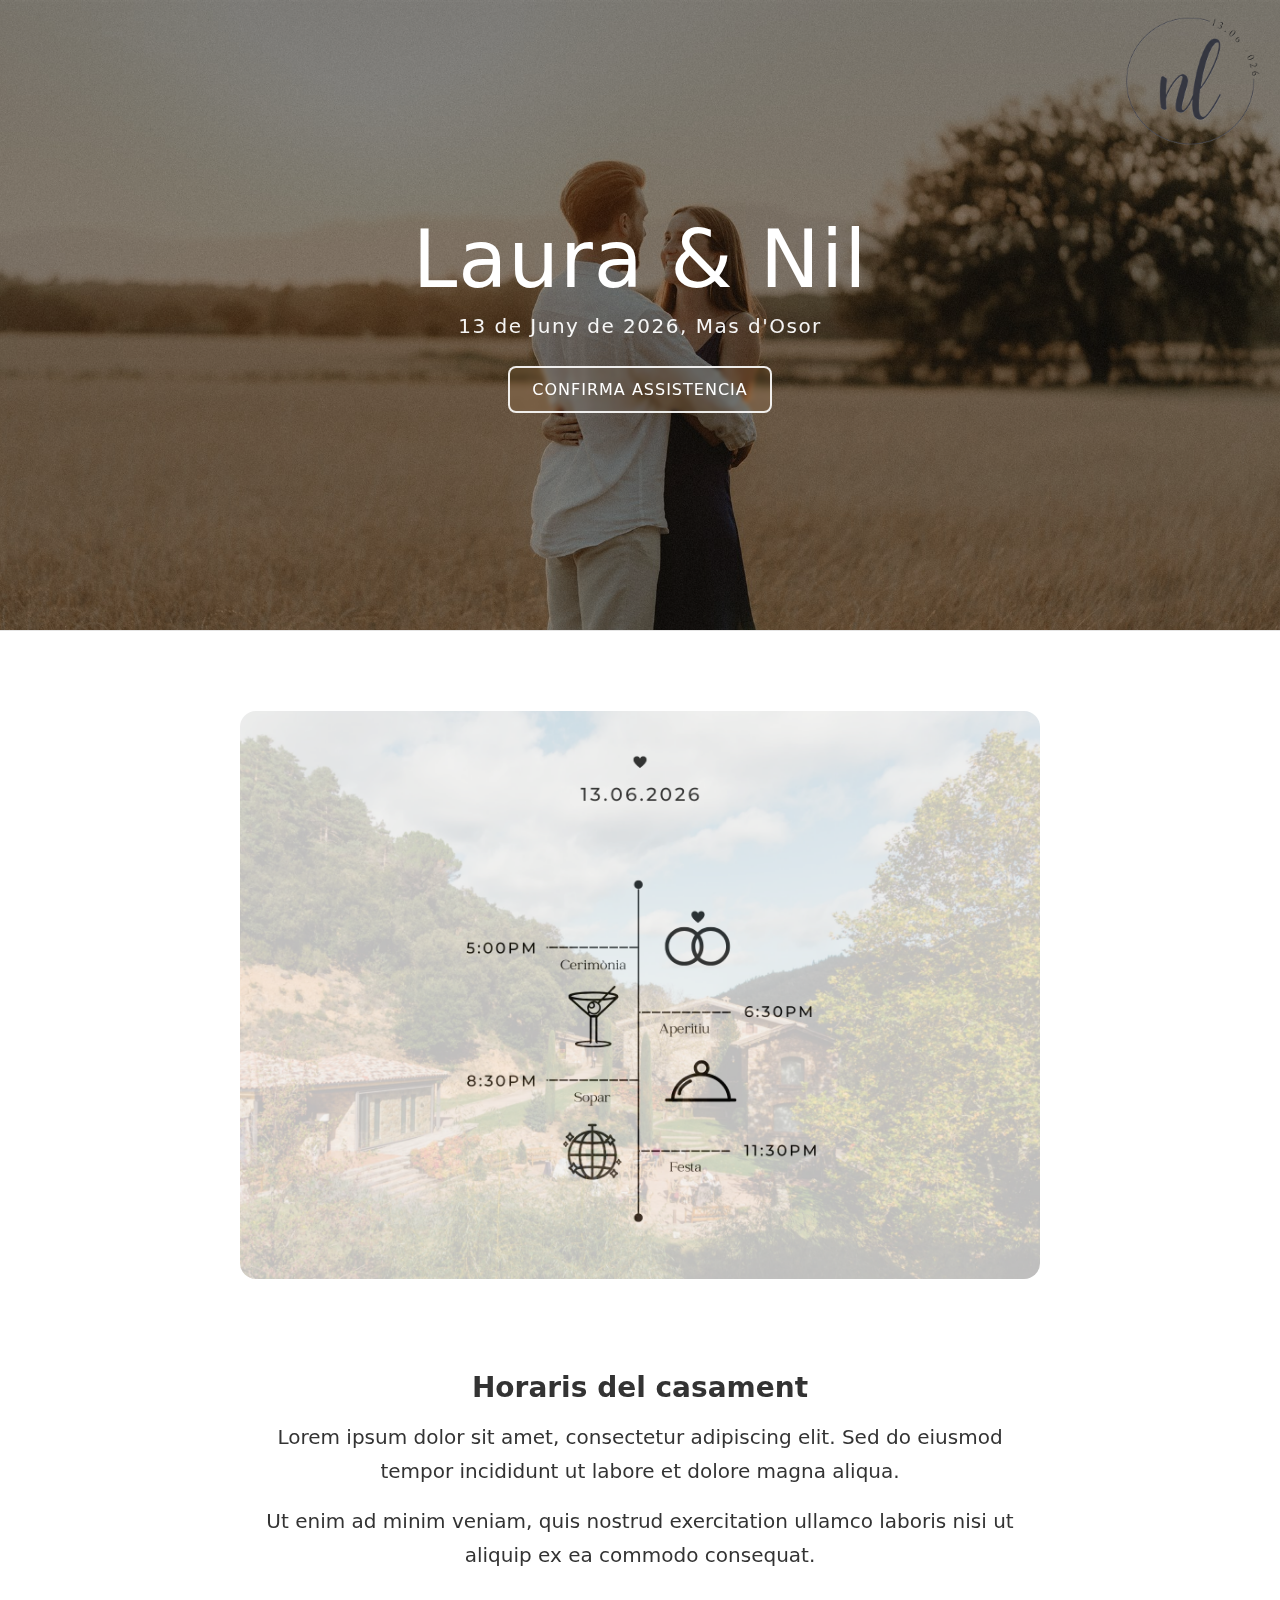
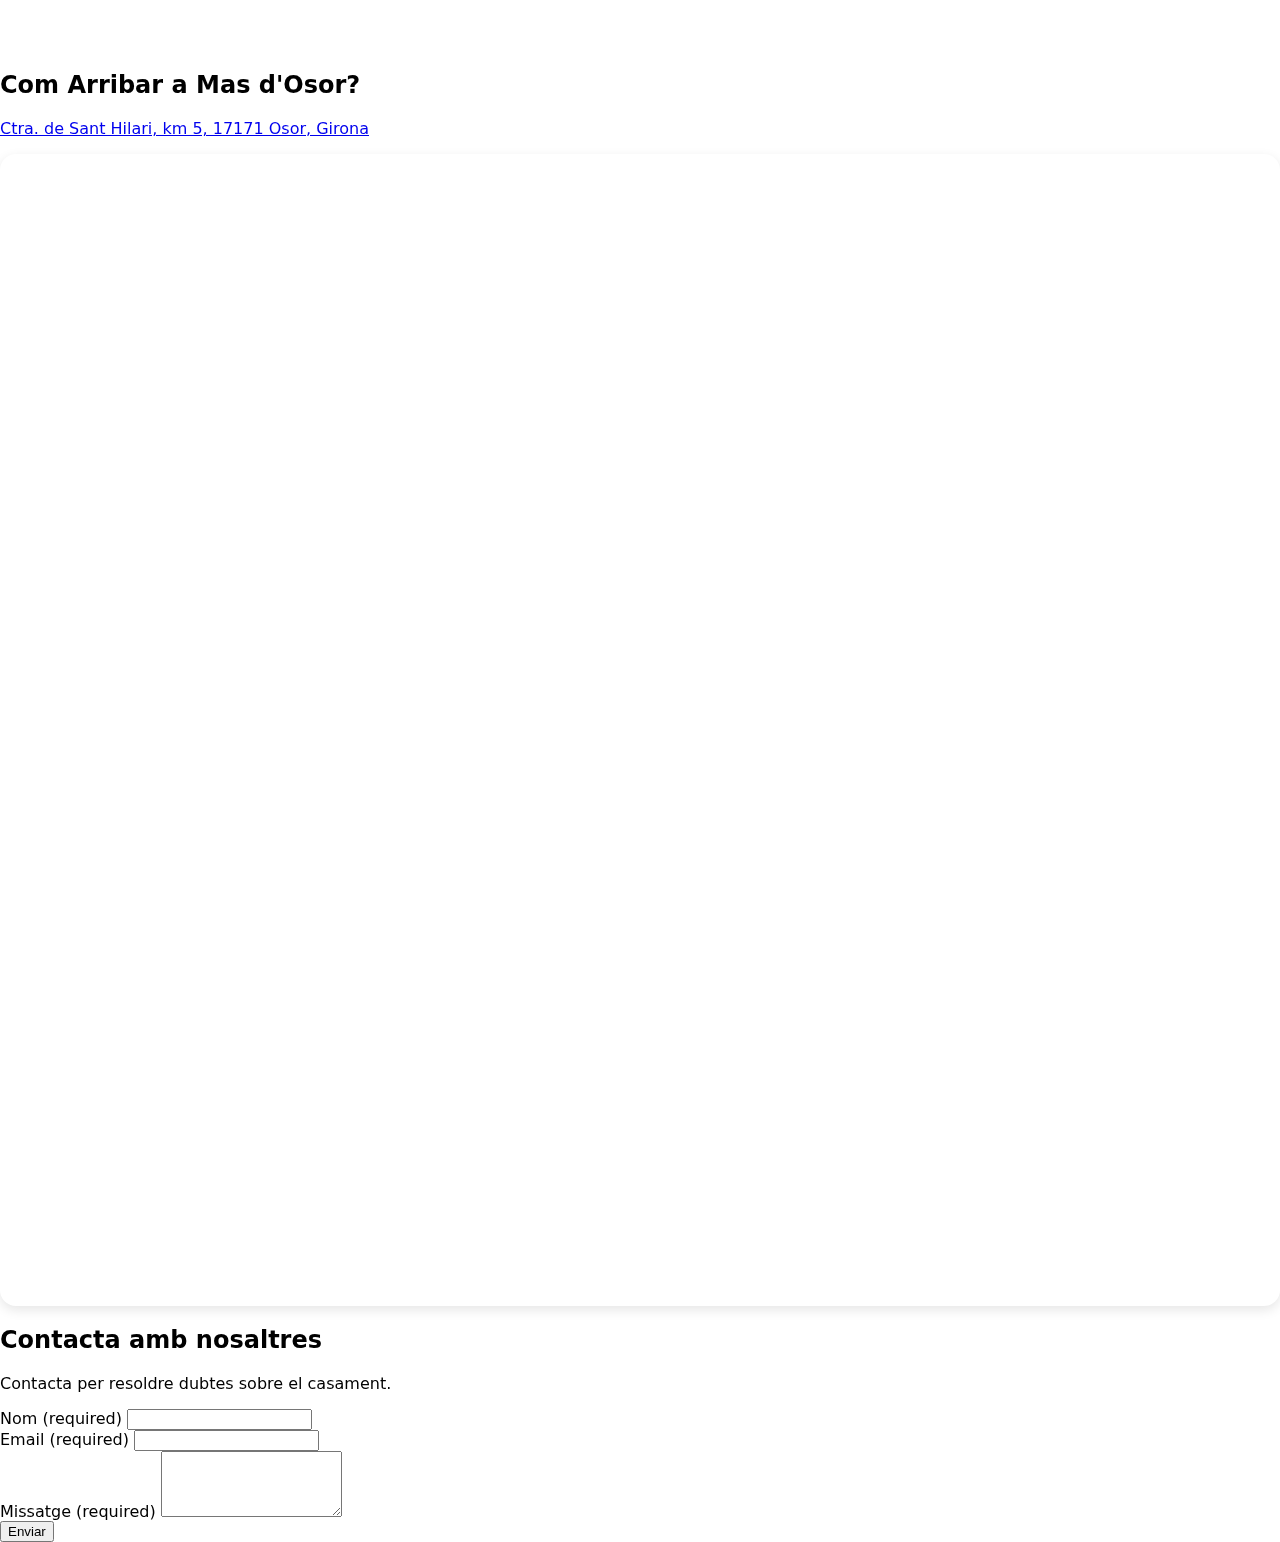
<file: index.html>
<!doctype html>
<html lang="es">
<head>
    <meta charset="utf-8" />
    <meta name="viewport" content="width=device-width, initial-scale=1" />
    <title>Laura & Nil</title>
    <link rel="stylesheet" href="style.css" />
</head>
<body>
    <header class="hero" role="banner" aria-label="Portada boda Laura y Nil">
    <!-- Logo arriba a la izquierda -->
        <a class="logo" href="#top" aria-label="Inicio">
            <img
                src="logo.png"
                alt="Logo Laura y Nil"
                height="150" />
        </a>
    <!-- Contenido centrado -->
        <div class="hero-content">
            <h1>Laura &amp; Nil</h1>
            <p>13 de Juny de 2026, Mas d'Osor</p>
            <a class="btn" href="https://forms.gle/UPQAaie7obC1C1HL6" target="_blank" rel="noopener noreferrer" aria-label="Confirmar asistencia">CONFIRMA ASSISTENCIA</a>
        </div>
    </header>
    <section class="info-split" id="timings">
        <div class="info-split__media">
            <img src="timings.png" alt="Programa del día" />
        </div>
        <div class="info-split__content">
            <h2>Horaris del casament</h2>
            <p>
                Lorem ipsum dolor sit amet, consectetur adipiscing elit. Sed do eiusmod tempor incididunt ut labore et dolore magna aliqua.
            </p>
            <p>
                Ut enim ad minim veniam, quis nostrud exercitation ullamco laboris nisi ut aliquip ex ea commodo consequat.
            </p>
        </div>
    </section>
    <section class="location-section" id="location">
        <div class="location-content">
            <h2>Com Arribar a Mas d'Osor?</h2>

            <a class="address-link" href="https://maps.app.goo.gl/WvbrzHa5P5nSvmoNA" target="_blank" rel="noopener noreferrer">
                <p>
                    Ctra. de Sant Hilari, km 5, 17171 Osor, Girona
                </p>
            </a>
        </div>
        <div class="map-container">
            <iframe
                src="https://maps.google.com/maps?q=41.862811,2.352810&hl=es;z=15&amp;output=embed"
                width="600"
                height="450"
                style="border:0;"
                allowfullscreen=""
                loading="lazy"
                referrerpolicy="no-referrer-when-downgrade">
            </iframe>
        </div>
    </section>
    <section class="contact-section" id="contact">
        <div class="contact-content">
            <h2>Contacta amb nosaltres</h2>
            <p>Contacta per resoldre dubtes sobre el casament.</p>
        </div>

        <form class="contact-form" name="contacto" method="POST" data-netlify="true">
            <div class="form-group">
                <label for="name">Nom <span class="required">(required)</span></label>
                <input type="text" id="name" name="name" required>
            </div>
            <div class="form-group">
                <label for="email">Email <span class="required">(required)</span></label>
                <input type="email" id="email" name="email" required>
            </div>
            <div class="form-group">
                <label for="message">Missatge <span class="required">(required)</span></label>
                <textarea id="message" name="message" required rows="4"></textarea>
            </div>
            <div class="form-group form-submit">
                <button type="submit" class="submit-btn">Enviar</button>
            </div>
        </form>
    </section>
</body>

</html>
</file>
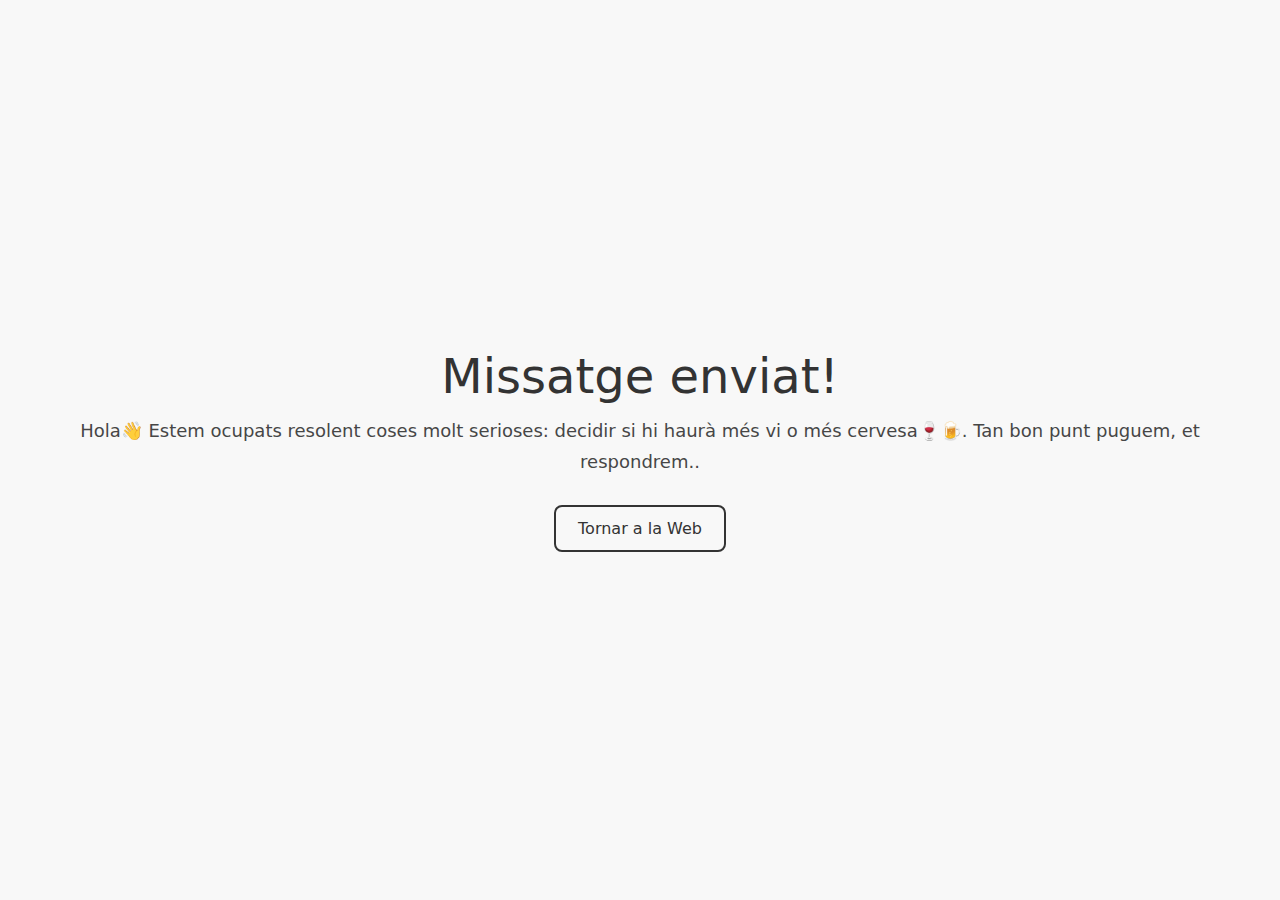
<file: gracias.html>
<!DOCTYPE html>
<html lang="es">
<head>
    <meta charset="UTF-8">
    <meta name="viewport" content="width=device-width, initial-scale=1.0">
    <title>Gracias por tu mensaje | Laura & Nil</title>
    <style>
        body {
            margin: 0;
            font-family: system-ui, -apple-system, "Segoe UI", Roboto, Helvetica, Arial, sans-serif;
            background-color: #f8f8f8;
            color: #333;
            display: grid;
            place-items: center;
            height: 100vh;
            text-align: center;
        }
        .container {
            padding: 20px;
        }
        h1 {
            font-size: clamp(32px, 5vw, 48px);
            font-weight: 500;
            margin: 0 0 12px;
        }
        p {
            font-size: clamp(16px, 2.4vw, 18px);
            line-height: 1.7;
            opacity: 0.9;
            margin: 0 0 28px;
        }
        .btn-back {
            display: inline-block;
            padding: 12px 22px;
            border: 2px solid #333;
            color: #333;
            text-decoration: none;
            border-radius: 8px;
            background: transparent;
            transition: all .2s ease;
        }
        .btn-back:hover {
            background: #333;
            color: #fff;
        }
    </style>
</head>
<body>
    <div class="container">
        <h1>Missatge enviat!</h1>
        <p>Hola👋 Estem ocupats resolent coses molt serioses: decidir si hi haurà més vi o més cervesa🍷🍺. Tan bon punt puguem, et respondrem..</p>
        <a href="/" class="btn-back">Tornar a la Web</a>
    </div>
</body>

</html>
</file>
<file: style.css>
:root {
  --hero-min-h: 70vh;
  --text-color: #fff;
}

* { box-sizing: border-box; }

body {
  margin: 0;
  font-family: system-ui, -apple-system, "Segoe UI", Roboto, Helvetica, Arial, sans-serif;
}

/* HERO a pantalla completa con imagen de fondo */
header.hero {
  position: relative;           /* ancestro posicionado para el logo */
  min-height: var(--hero-min-h);
  width: 100%;
  display: grid;
  place-items: center;
  color: var(--text-color);
  text-align: center;
  background: #000 url("image.jpg") center / cover no-repeat fixed;
}

@media (prefers-reduced-motion: reduce) {
  header.hero { background-attachment: scroll; }
}

/* Capa de oscurecido */
header.hero::before {
  content: "";
  position: absolute; inset: 0;
  background: linear-gradient(180deg, rgba(0,0,0,.45), rgba(0,0,0,.35));
}

/* Logo arriba-izquierda por encima del overlay */
.logo{
  position:absolute;
  top:8px;
  right:16px;
  z-index:3;                    /* sobre la capa ::before y el contenido */
}

.logo img {
  display: block;
  width: auto; /* Mantiene la proporción correcta de la imagen */
  /* El logo tendrá:
     - Un mínimo de 80px de alto.
     - Un máximo de 150px de alto.
     - Un tamaño flexible del 18% del ancho de la pantalla (18vw). */
  height: clamp(80px, 18vw, 150px);
}

/* Contenido centrado */
.hero-content {
  position: relative;
  z-index: 2;
  padding: 0 20px;
  max-width: 1000px;
}

.hero h1 {
  margin: 0 0 12px;
  font-size: clamp(40px, 8vw, 80px);
  line-height: 1.05;
  font-weight: 400;              
  text-transform: none;
  letter-spacing: 1px;           
}


.hero p {
  margin: 0 0 28px;
  font-size: clamp(14px, 2.4vw, 20px);
  opacity: .95;
  font-weight: 400;
  letter-spacing: 1.5px;
}

/* Botón estilo “RSVP” */
.btn {
  display: inline-block;
  padding: 12px 22px;
  border: 2px solid rgba(255,255,255,.9);
  color: var(--text-color);
  text-decoration: none;
  border-radius: 8px;
  backdrop-filter: saturate(140%) blur(2px);
  background: rgba(255,255,255,.06);
  transition: all .2s ease;
}

.btn:hover, .btn:focus {
  background: #fff;
  color: #111;
}


/* --- Ajuste para REDUCIR el tamaño del mapa en pantallas grandes --- */

/* Cerca aquesta regla al teu style.css */
.map-container {
  position: relative;
  overflow: hidden;
  width: 100%;
  padding-top: 90%; /* Abans era 40%. Pots jugar amb aquest valor (ex: 80%, 90%) */
  border-radius: 16px;
  box-shadow: 0 4px 12px rgba(0,0,0,0.1);
}

/* El resto del código del mapa que ya tenías */
.map-container iframe {
  position: absolute;
  top: 0;
  left: 0;
  width: 100%;
  height: 100%;
}

/* ========================================= */
/* ==== ESTILOS PARA EL MENÚ (VERSIÓN DINÁMICA) ==== */
/* ========================================= */

/* Contenedor principal del menú */
.sticky-nav {
  position: fixed;
  top: 0;
  left: 0;
  width: 100%;
  z-index: 1010;
  padding: 15px 30px;
  display: flex;
  /* MODIFICADO: Alineado a la izquierda */
  justify-content: flex-start; 
  align-items: center;
  transition: background-color 0.4s ease, backdrop-filter 0.4s ease;
}

/* Estado del menú AL HACER SCROLL */
.sticky-nav.scrolled {
  background-color: rgba(255, 255, 255, 0.85);
  backdrop-filter: blur(10px);
  box-shadow: 0 2px 10px rgba(0, 0, 0, 0.1);
}

.sticky-nav ul {
  list-style: none;
  margin: 0;
  padding: 0;
  display: flex;
  gap: 35px; /* Un poco menos de espacio entre elementos */
}

/* Estilo de los enlaces del menú */
.sticky-nav a {
  color: #fff; 
  text-decoration: none;
  font-weight: 600;
  /* MODIFICADO: Tamaño de letra reducido */
  font-size: 14px; 
  text-transform: uppercase;
  letter-spacing: 1px;
  padding: 5px 0;
  text-shadow: 0 1px 4px rgba(0, 0, 0, 0.5);
  transition: color 0.3s ease;
}

/* Estilo de los enlaces AL HACER SCROLL */
.sticky-nav.scrolled a {
  color: #333;
  text-shadow: none;
}

/* Estilo para el enlace de la sección activa */
.sticky-nav a.active {
  text-decoration: underline;
  text-underline-offset: 6px; /* Espacio entre texto y subrayado */
  text-decoration-thickness: 2px;
}

/* También para cuando el menú tiene fondo blanco */
.sticky-nav.scrolled a.active {
    color: #000; /* Un negro más intenso para destacar */
}



/* Restaura la font original per al botó del banner */
.hero-content .btn {
  font-family: system-ui, -apple-system, "Segoe UI", Roboto, Helvetica, Arial, sans-serif;
  text-transform: uppercase; /* Opcional: el posem en majúscules per a més claredat */
  letter-spacing: 1px;
}

/* ========================================= */
/* ==== ESTILS PER A LA SECCIÓ DE TEXT ==== */
/* ========================================= */

/* Contenidor principal de la secció */
.text-section {
  background: #fff; /* Fons blanc */
  padding: 20px 24px; /* Espai vertical i horitzontal */
}

/* Limita l'amplada del text per a una millor lectura */
.text-container {
  max-width: 100ch; /* 'ch' és una unitat ideal per a la llargada de línia de text */
  margin: 0 auto; /* Centra el contenidor de text */
  text-align: center; /* MODIFICADO: Centra tot el text */
}

/* Estil per als paràgrafs */
.text-container p,
.gift-content p {
  margin: 0 0 16px;
  font-size: clamp(14px, 2.4vw, 20px);
  line-height: 1.8; /* Una mica més d'interlineat per a més claredat */
  color: #000000;
}

/* ======================================================= */
/* ==== AJUST FINAL V2: CENTRAT I ALÇADES IGUALS (GRID) ==== */
/* ======================================================= */

/* 1. Contenidor principal de les dues columnes */
.info-split {
  display: grid;
  grid-template-columns: 1fr;
  gap: 60px;
  align-items: start; /* CORREGIDO: Evita que las secciones se estiren y se solapen */
  padding: 48px 24px;
  max-width: 1400px;
  margin: 0 auto;
  border-top: 1px solid #e5e5e5;
}

/* 2. Columna de la imatge i el seu contingut (ara també és un grid) */
.info-split__media {
  display: grid;
  grid-template-rows: auto auto 1fr; /* Fila para el título, para el párrafo y el resto para la imagen */
  gap: 16px;
  text-align: center;
}

.info-split__media img {
  width: 100%;
  height: 100%; /* La imatge ocupa tota l'alçada de la seva fila */
  object-fit: cover; /* Omple l'espai sense deformar-se */
  border-radius: 16px;
}

/* 3. Columna del mapa i el seu contingut (també un grid) */
.info-split__content {
  display: grid;
  grid-template-rows: auto auto 1fr; /* Fila para el título, para el párrafo y el resto para el mapa */
  gap: 16px;
  text-align: center;
}

.map-container {
  position: relative;
  width: 100%;
  height: 100%; /* El contenidor del mapa ocupa tota l'alçada de la seva fila */
  border-radius: 16px;
  overflow: hidden; /* Important per mantenir les cantonades arrodonides de l'iframe */
}

/* L'iframe ha d'omplir el seu contenidor */
.map-container iframe {
    position: absolute;
    top: 0;
    left: 0;
    width: 100%;
    height: 100%;
    border: 0;
}


/* 4. Títols (H2) de cada columna */
.info-split h2 {
  font-size: clamp(22px, 3vw, 28px);
  /* Eliminem el marge inferior perquè ara fem servir 'gap' */
  margin: 0; 
  font-weight: 600;
  color: #333;
}

/* NUEVO: Estilo para los nuevos párrafos en Horaris y Ubicació */
.info-split p {
  font-size: clamp(14px, 2.4vw, 20px);
  line-height: 1.7;
  color: #333;
  max-width: 70ch;
  margin: 0 auto; /* Centra el bloque de texto */
  padding: 0 10px; /* Pequeño padding lateral */
}


/* No t'oblidis de la regla per a mòbils! */
@media (max-width: 900px) {
  .info-split {
    /* grid-template-columns: 1fr; no es necesario, ya está fuera */
    gap: 60px;
    padding: 40px 20px;
  }
  .info-split h2 {
    text-align: center;
  }
  .info-split__media {
    text-align: center;
  }
  /* Donem una alçada fixa al mapa en vista mòbil per evitar que quedi gegant */
  .map-container {
    height: 400px; 
  }
}

/* ======================================================= */
/* ==== ESTILS PER AL COMPTE ENRERE (VERSIÓ DEFINITIVA) ==== */
/* ======================================================= */
.countdown-section {
  padding: 80px 24px;
  background-color: #fff;
  text-align: center;
  border-top: 1px solid #e5e5e5;
}

.countdown-section h2 {
  font-size: clamp(24px, 3.5vw, 32px);
  font-weight: 600;
  color: #333;
  margin: 0 0 48px;
}

.countdown-container {
  display: flex;
  justify-content: center;
  gap: 32px;
}

.countdown-item {
  display: flex;
  flex-direction: column;
  align-items: center;
}

/* 1. Contenidor del cercle (mida d'ESCRIPTORI) */
.countdown-circle-container {
    position: relative;
    width: 120px;
    height: 120px;
}

/* 2. L'SVG (mida d'ESCRIPTORI) */
.countdown-svg {
  width: 120px;
  height: 120px;
}

/* 3. Estils dels cercles (s'aplicaran SEMPRE) */
.countdown-svg circle {
  fill: transparent;
  stroke-width: 4; 
}

.countdown-svg circle.bg {
  stroke: #e6e6e6;
}

.countdown-svg circle.progress {
  stroke: #009688;
  stroke-linecap: round;
  transition: stroke-dashoffset 0.2s linear;
  
  /* AQUESTA ÉS LA CLAU:
    L'HTML defineix el viewBox="0 0 120 120" i el cercle a cx="60" cy="60".
    El transform-origin SEMPRE serà el centre (50% 50%) d'aquest viewBox,
    que és (60, 60). No el canviem MAI.
  */
  transform-origin: 50% 50%; 
  transform: rotate(-90deg) scaleY(-1); 
}

/* 4. El número (mida d'ESCRIPTORI) */
.countdown-number {
  position: absolute;
  top: 50%;
  left: 50%;
  transform: translate(-50%, -50%);
  color: #a0a0a0;
  font-size: 36px;
  font-weight: 300;
}

/* 5. L'etiqueta (mida d'ESCRIPTORI) */
.countdown-label {
  margin-top: 16px;
  font-size: clamp(14px, 2.4vw, 20px);
  color: #555;
  text-transform: uppercase;
}

/* ========================================= */
/* ==== ESTILOS PARA LA SECCIÓN DE REGALO ==== */
/* ========================================= */

.gift-section {
  background-color: #f8f8f8; /* Un color suave para diferenciar la sección */
  padding: 80px 24px;
  text-align: center;
  border-top: 1px solid #e5e5e5;
}

.gift-content {
  max-width: 70ch; /* Limitamos el ancho para mejorar la legibilidad */
  margin: 0 auto;
}

.gift-icon {
  width: 70px;
  height: 70px;
  margin-bottom: 24px;
  fill: #009688; /* Color verde azulado a juego con el contador */
}

.gift-content h2 {
  font-size: clamp(24px, 3.5vw, 32px);
  font-weight: 600;
  color: #333;
  margin: 0 0 16px;
}

/* Esta es la regla principal para ESCRITORIO */
.copy-container {
  position: relative; /* Propiedad del primer bloque, ahora integrada */
  display: inline-flex;
  align-items: center;
  gap: 12px;
  padding: 12px 20px;
  border: 1px solid #ddd;
  border-radius: 8px;
  background-color: #fff;
  font-family: monospace;
  font-size: 18px;
}

#iban-number {
  color: #333;
}

/* En la sección de Regalo, o donde tengas el botón de IBAN */
#copy-button {
    background: none;
    border: none;
    cursor: pointer;
    padding: 0;
    margin-left: 8px; /* Ajusta para que coincida */
    display: inline-flex;
    align-items: center;
    justify-content: center;
    width: 24px; /* Para que ambos iconos tengan el mismo tamaño visible */
    height: 24px;
}

#copy-button img {
    width: 100%;
    height: 100%;
    display: block;
}

#copy-button:hover {
  background-color: #f0f0f0;
}


.iban-holder {
  font-family: system-ui, -apple-system, sans-serif; /* Usa la fuente normal de la web */
  font-size: clamp(14px, 2.4vw, 20px);
  color: #666; /* Un gris suave para diferenciarlo */
  margin-top: 8px; /* Un pequeño espacio para separarlo de la caja del IBAN */
}

/* ==== ESTILOS PARA EL POP-UP DE "COPIAT!" ==== */

.copy-popup {
  position: absolute;
  bottom: 125%; /* Lo coloca justo encima del botón */
  left: 50%;
  transform: translateX(-50%); /* Lo centra horizontalmente */
  background-color: #333;
  color: #fff;
  padding: 6px 12px;
  border-radius: 6px;
  font-size: 14px;
  font-family: system-ui, -apple-system, sans-serif;
  white-space: nowrap; /* Evita que el texto se parta en dos líneas */
  
  /* Efecto y estado por defecto (oculto) */
  opacity: 0;
  visibility: hidden;
  transition: opacity 0.3s ease, visibility 0.3s ease;
}

/* Clase que se añade con JavaScript para mostrar el pop-up */
.copy-popup.show {
  opacity: 1;
  visibility: visible;
}

/* ========================================= */
/* ==== ESTILOS PARA LA SECCIÓN DE GRACIAS ==== */
/* ========================================= */

.thank-you-section {
  background-color: #fff;
  padding: 80px 24px;
  text-align: center;
  border-top: 1px solid #e5e5e5;
}

.thank-you-content {
  max-width: 70ch;
  margin: 0 auto;
}

.thank-you-content h2 {
  font-size: clamp(24px, 3.5vw, 32px);
  font-weight: 600;
  color: #333;
  margin: 0 0 16px;
}

.thank-you-content p {
  margin: 0 0 16px;
  font-size: clamp(14px, 2.4vw, 20px);
  line-height: 1.8;
  color: #000000;
}

/* ========================================= */
/* ==== ESTILOS PARA EL MENÚ HAMBURGUESA ==== */
/* ========================================= */

/* El botón de hamburguesa estará oculto en escritorio */
.hamburger {
  display: none;
}

/* ======================================================= */
/* ==== ESTILOS UNIFICADOS PARA DISPOSITIVOS MÓVILES ==== */
/* ======================================================= */

@media (max-width: 768px) {

  /* --- Ajustes del Header --- */
  header.hero {
    background-position: center top;
    background-attachment: scroll;
    min-height: 60vh;
  }

  /* --- Ajustes de la sección de Regalo --- */
  .copy-container {
    font-size: 14px;
    padding: 10px 14px;
  }

  /* --- Menú Hamburguesa --- */
  .hamburger {
    display: flex;
    flex-direction: column;
    justify-content: space-around;
    width: 2rem;
    height: 2rem;
    background: transparent;
    border: none;
    cursor: pointer;
    padding: 0;
    z-index: 2000;
    position: fixed;
    top: 15px;
    left: 20px;
  }

  .hamburger .line {
    width: 2rem;
    height: 0.25rem;
    background: #fff;
    border-radius: 10px;
    transition: all 0.3s linear;
    position: relative;
    transform-origin: 1px;
  }
  
  /* Estilo del botón cuando la barra de navegación tiene fondo */
  .sticky-nav.scrolled .hamburger .line {
    background: #333;
  }

  .sticky-nav {
    /* Aumentamos el padding para hacer la barra más alta */
    padding: 24px 20px;
  }
  .sticky-nav ul {
    gap: 20px;
  }
  .sticky-nav a {
    font-size: 13px; 
  }
  
  .hamburger[aria-expanded="true"] .line:nth-child(1) {
    transform: rotate(45deg);
  }
  .hamburger[aria-expanded="true"] .line:nth-child(2) {
    opacity: 0;
    transform: translateX(20px);
  }
  .hamburger[aria-expanded="true"] .line:nth-child(3) {
    transform: rotate(-45deg);
  }
  .hamburger[aria-expanded="true"] .line {
      background: #333;
  }


  /* --- Panel de navegación desplegable --- */
  /* --- Panel de navegación desplegable (VERSIÓN CORREGIDA) --- */
  .nav-links {
    position: fixed;
    z-index: 1999;
    
    /* CAMBIO: Aseguramos la posición y el tamaño correctos */
    top: 0;
    left: 0;
    width: 70%; /* Ocupa el 70% del ancho desde la izquierda */
    height: 100vh; /* Ocupa el 100% de la altura de la pantalla */

    /* Volvemos a centrar el contenido perfectamente */
    display: flex; /* Añadimos display flex que se había perdido */
    flex-direction: column;
    justify-content: center;
    align-items: center;
    gap: 50px;
    padding: 2em;

    background: rgba(255, 255, 255, 0.85);
    backdrop-filter: blur(10px);
    
    transform: translateX(-100%);
    transition: transform 350ms ease-out;
  }

  .nav-links[data-visible="true"] {
    transform: translateX(0%);
  }

  .nav-links a {
    color: #333;
    text-shadow: none;
    font-size: 1.1rem;
    font-weight: bold;
  }

  .nav-links a.active {
    color: #000;
  }

  .nav-links[data-visible="true"] { transform: translateX(0); }

  .menu-overlay {
    position: fixed;
    inset: 0;
    background: rgba(0,0,0,.55);
    opacity: 0; visibility: hidden;
    transition: opacity .25s ease, visibility .25s ease;
    z-index: 1000;
  }
  body.menu-open .menu-overlay { opacity: 1; visibility: visible; }

  .btn-calendar {
    padding: 8px 20px; /* Augmenta el primer valor per a més alçada */
    font-size: 12px;    /* Opcional: augmenta la lletra */
  }

  /* --- Aumento de tamaño para textos en móvil --- */
  .hero p,
  .text-container p,
  .info-split p,
  .accommodations-section .accommodations-content p, /* <-- MODIFICADO */
  .gift-content p,
  .thank-you-content p,
  .hotel-details .detail-text,
  .hotel-details .detail-link,
  .directions-text,
  .iban-holder {
    /* Usamos un clamp() con un mínimo más alto para móvil */
    font-size: clamp(16px, 4.5vw, 22px);
  }

}

/* ================================================== */
/* ==== AJUSTOS RESPONSIVE PER AL COMPTADOR (NOU) ==== */
/* ================================================== */
@media (max-width: 500px) {
  
  .countdown-container {
    gap: 16px; /* Reduïm l'espai entre cercles */
    padding-left: 10px;
    padding-right: 10px;
  }

  /* LA SOLUCIÓ:
    Només canviem la mida del CONTENIDOR i de l'SVG.
    El 'viewBox' (definit a l'HTML) s'encarregarà d'escalar
    el cercle de 120px (amb cx/cy 60) perquè càpiga 
    perfectament en aquest nou espai de 80px.
    
    NO TOQUEM 'cx', 'cy', 'r' NI 'transform-origin'.
  */
  .countdown-item .countdown-circle-container,
  .countdown-item .countdown-svg {
    width: 80px; /* Reduïm la mida de l'SVG */
    height: 80px;
  }
  
  /* Ja no necessitem la regla .countdown-item .countdown-svg circle {} */

  .countdown-item .countdown-number {
    font-size: 24px; /* Fem el número més petit */
  }

  .countdown-item .countdown-label {
    font-size: 14px; /* I l'etiqueta també */
  }
}

/* ==================================================== */
/* ==== ESTILOS PARA EL BOTÓN PERSONALIZADO DEL MAPA ==== */
/* ==================================================== */

.directions-btn {
  position: absolute;
  top: 8px;
  left: 8px;
  z-index: 10;
  display: flex;
  flex-direction: row; /* Alineación horizontal */
  align-items: center;
  justify-content: center;
  gap: 10px; /* Espacio entre el icono y el texto */
  text-decoration: none;
  background-color: rgba(255, 255, 255, 0.95);
  padding: 32px 62px; /* Más ancho que alto */
  border-radius: 12px;
  box-shadow: 0 2px 8px rgba(0,0,0,0.15);
  backdrop-filter: blur(5px);
  -webkit-backdrop-filter: blur(5px);
  transition: transform 0.2s ease;
}

.directions-btn:hover {
  transform: scale(1.05);
}

.directions-icon {
  display: grid;
  place-items: center;
  width: 50px;
  height: 50px;
  background-color: #008386; /* Un color similar al de tu imagen */
  border-radius: 50%;
  margin-bottom: 8px;
}

.directions-icon img {
  width: 24px;  /* Ajusta el tamaño de tu logo si es necesario */
  height: 24px; /* Asegúrate de que width y height sean iguales */
}

.directions-text {
  color: #333;
  font-weight: 500;
  font-size: clamp(12px, 5.4vw, 25px);
  font-family: system-ui, -apple-system, sans-serif;
}

/* =============================================================== */
/* ==== ESTILOS PARA EL POP-UP DE LA IMAGEN (MODAL/LIGHTBOX) ==== */
/* =============================================================== */

/* Estilo para que la imagen de horarios parezca 'clicable' */
#horaris-image {
  cursor: pointer;
  transition: transform 0.3s ease;
}
#horaris-image:hover {
  transform: scale(1.03);
}

/* El fondo del modal (overlay gris) */
.modal {
  display: none; /* Oculto por defecto */
  position: fixed;
  z-index: 3000;
  padding-top: 60px;
  left: 0;
  top: 0;
  width: 100%;
  height: 100%;
  overflow: auto;
  background-color: rgba(0,0,0,0.85);
}

/* La imagen dentro del modal */
.modal-content {
  margin: auto;
  display: block;
  width: auto;
  max-width: 90%;
  max-height: 80vh;
}

/* Animación de Zoom al aparecer */
.modal-content {
  animation-name: zoom;
  animation-duration: 0.4s;
}

@keyframes zoom {
  from {transform: scale(0.5)}
  to {transform: scale(1)}
}

/* Botón de cerrar (la 'X') */
.modal-close-btn {
  position: absolute;
  top: 15px;
  right: 35px;
  color: #f1f1f1;
  font-size: 40px;
  font-weight: bold;
  transition: 0.3s;
  cursor: pointer;
}
.modal-close-btn:hover,
.modal-close-btn:focus {
  color: #bbb;
  text-decoration: none;
}

/* Clase para bloquear el scroll (si no la tienes ya) */
body.no-scroll {
  overflow: hidden;
}

/* ======================================================= */
/* ==== AJUSTES V2: REDUCIR ANCHO EN ESCRITORIO (APILADO) ==== */
/* ======================================================= */

/* 1. Mantenemos el cambio del ancho de texto para que sea consistente */
.info-split p {
  max-width: 100ch;
}

#horaris p {
  color: #000000; /* <-- Cambia este valor por el color que desees */
}

/* 2. En pantallas de más de 900px, en lugar de crear dos columnas,
      simplemente hacemos que el contenido no ocupe todo el ancho. */
@media (min-width: 901px) {
  .info-split {
    /* Centra los elementos hijos que ahora tendrán un ancho máximo */
    justify-items: center;
    padding: 80px 24px;
  }

  /* Le damos un ancho máximo a los contenedores de la imagen y del mapa */
  .info-split__media,
  .info-split__content {
    width: 100%; /* Asegura que usan el espacio disponible */
    max-width: 800px; /* ¡Esta es la clave! Limita el ancho máximo a 800px. Puedes ajustar este valor si lo quieres más grande o más pequeño. */
  }
}

#address-text {
  font-family: system-ui, -apple-system, sans-serif;
}

.copy-text {
  flex-grow: 1;
  text-align: center;
  margin: 0 10px; /* Añade un pequeño margen para que no se pegue al botón */
}

/* Estilo para la nueva imagen dentro de los botones de copiar */
.copy-container button img {
  width: 20px;   /* Ajusta el tamaño si es necesario */
  height: 20px;  /* Ajusta el tamaño si es necesario */
  display: block; /* Ayuda a evitar espacios indeseados */
}

/* Estilo para el botón de copiar dirección */
#copy-address-btn {
    background: none; /* Elimina el fondo */
    border: none;    /* Elimina el borde */
    cursor: pointer; /* Asegura que el cursor sea un puntero */
    padding: 0;      /* Elimina cualquier padding interno por defecto del botón */
    margin-left: 8px; /* Ajusta el margen si lo necesitas */
    display: inline-flex; /* Para alinear verticalmente la imagen si tiene altura diferente */
    align-items: center; /* Centra verticalmente la imagen */
    justify-content: center;
    width: 24px; /* Ajusta el tamaño para que sea similar al del IBAN si es necesario */
    height: 24px;
}

/* Asegúrate de que la imagen dentro del botón también se vea bien */
#copy-address-btn img {
    width: 20px;
    height: auto; /* La altura se ajusta para mantener la proporción */
    display: block;
}

/* ======================================================= */
/* ==== NUEVA SECCIÓN DE ALOJAMIENTOS (VERSIÓN MEJORADA) ==== */
/* ======================================================= */
.accommodations-section {
  background-color: #fff;
  padding: 80px 24px;
  border-top: 1px solid #e5e5e5;
}

.accommodations-content {
  max-width: 1200px;
  margin: 0 auto;
  text-align: center;
}

.accommodations-content h2 {
  font-size: clamp(24px, 3.5vw, 32px);
  font-weight: 600;
  color: #333;
  margin: 0 0 16px;
}

.accommodations-content p {
  max-width: 70ch;
  margin: 0 auto 48px auto;
  font-size: clamp(14px, 2.4vw, 20px);
  line-height: 1.8;
  color: #000000;
}

.hotel-list {
  display: grid;
  grid-template-columns: repeat(auto-fit, minmax(300px, 1fr));
  gap: 32px;
  text-align: left;
}

.hotel-card {
  background-color: #f9f9f9;
  border: 1px solid #e0e0e0;
  border-radius: 12px;
  padding: 24px;
  transition: transform 0.3s ease, box-shadow 0.3s ease;
}

.hotel-card:hover {
  transform: translateY(-5px);
  box-shadow: 0 4px 12px rgba(0,0,0,0.1);
}

.hotel-name {
  margin: 0 0 16px;
  font-size: 20px;
  color: #333;
}

.hotel-details {
  display: flex;
  flex-direction: column;
  gap: 12px; /* <-- ESTA LÍNEA CONTROLA EL ESPACIO VERTICAL */
}

.detail-item {
  display: flex;
  align-items: center;
  gap: 10px;
}

.detail-icon {
  width: 20px;
  height: 20px;
  flex-shrink: 0; /* Evita que el icono se encoja */
}

.detail-text {
  font-size: clamp(14px, 2.4vw, 20px);
  color: #555;
  line-height: 1.5;
}

.detail-link {
  font-size: clamp(14px, 2.4vw, 20px);
  color: #008386;
  text-decoration: none;
  font-weight: 500;
}

.detail-link:hover {
  text-decoration: underline;
}

/* Ajuste para la sección de Ubicació separada */
.section-no-border {
  border-top: none;
  padding-top: 0;
}

/* ======================================================= */
/* ESTILOS PARA LA SECCIÓN Y BOTÓN DEL CALENDARIO (V3) */
/* ======================================================= */

/* 1. Estilo para la nueva sección contenedora */
.calendar-section {
  text-align: center;
  padding: 12px 24px 36px;
  margin-top: -48px;
  background-color: #fff;
  position: relative;
  z-index: 2;
}

/* 2. Nuevo diseño para el botón adaptado a fondo blanco */
.btn-calendar {
  /* --- Estructura y alineación --- */
  display: inline-flex;
  align-items: center;
  gap: 12px;

  /* --- Nuevo diseño y apariencia --- */
  padding: 12px 24px;
  color: #fff; /* Texto blanco */
  background-color: #c7c4bf; /* Color verde azulado a juego con el contador */
  border: none;
  border-radius: 8px;
  text-decoration: none;
  box-shadow: 0 4px 12px rgba(0, 0, 0, 0.1);
  
  /* --- Texto --- */
  font-family: system-ui, -apple-system, sans-serif;
  font-size: 15px;
  font-weight: 600;
  
  /* --- Animación --- */
  transition: all 0.3s ease;
}

.btn-calendar:hover {
  background-color: #00796b; /* Un tono más oscuro al pasar el ratón */
  box-shadow: 0 6px 16px rgba(0, 0, 0, 0.15);
  transform: translateY(-3px);
}

/* --- Estilo para el icono dentro del botón --- */
.btn-calendar img {
  width: 22px;
  height: 22px;
}

/* ======================================================= */
/* ESTILO PARA CARRUSEL DE IMAGENES ====================== */
/* ======================================================= */


/* ===== Carrusel 4:3 centrat ===== */
.carousel-section {
  background: #fff;
  padding: 72px 24px;
  border-top: 1px solid #e5e5e5;
}

.carousel-container {
  max-width: 1100px;   /* Secció sempre centrada */
  margin: 0 auto;
  text-align: center;
}

.carousel-container h2 {
  font-size: clamp(24px, 3.5vw, 32px);
  font-weight: 600;
  color: #333;
  margin: 0 0 16px;
}

.carousel-viewport {
  position: relative;
  display: grid;
  grid-template-columns: 1fr;
  align-items: center;
  gap: 0px;
}

/* Pista scrollable amb snapping al centre */
.carousel-track {
  list-style: none;
  margin: 1 !important;
  padding: 1px !important;
  display: grid;
  grid-auto-flow: column;
  grid-auto-columns: min(28rem, 80vw); /* amplada slide responsiva */
  gap: 1px !important;
  overflow-x: auto;
  scrollbar-width: none;          /* Firefox */
  -ms-overflow-style: none;       /* IE/Edge legacy */
  overscroll-behavior-x: contain;
  scroll-snap-type: x mandatory;  /* centrat de la seleccionada */
  scroll-behavior: smooth;
  border: 0;
}
.carousel-track::-webkit-scrollbar { display: none; } /* Chrome/Safari */


.carousel-slide {
  margin: 0 !important;
  padding: 0 !important;
  transform: scale(0.85);      
  transform-origin: center center;
  filter: grayscale(75%) opacity(0.5);
  transition: transform .25s ease;
}

.carousel-slide.is-active {
  transform: scale(1);
  filter: none;
  z-index: 1;
}

/* Botó-imatge clicable, conserva 4:3 sempre */
.slide-btn {
  display: block;
  width: 100%;
  aspect-ratio: 4 / 3;            /* relació 4:3 garantida */
  border: 0;
  padding: 0;
  background: transparent;
  cursor: pointer;
  border-radius: 8px;
  overflow: hidden;               /* per al radi i màscares */
  box-shadow: 0 2px 8px rgba(0,0,0,.05);
}

.slide-btn img {
  width: 100%;
  height: 100%;
  object-fit: cover;              /* emplena 4:3 sense deformar */
  display: block;
}

/* Focus accessible */
.slide-btn:focus-visible {
  outline: 3px solid #008386;
  outline-offset: 3px;
}

@media (max-width: 768px) {
  .carousel-section { padding: 56px 16px; }
  .carousel-track {
    grid-auto-columns: 70vw;   /* slide principal ocupa 80% */
    gap: 0px;                  /* ajústalo si quieres menos/más aire */
    padding-inline: 15vw;      /* 10% a izquierda y derecha */
  }
}


@media (max-width: 768px) {
  .calendar-section { 
    margin-top: 0;
    padding-top: 12px;
    padding-bottom: 56px; /* más aire bajo */
  }
}
</file>
